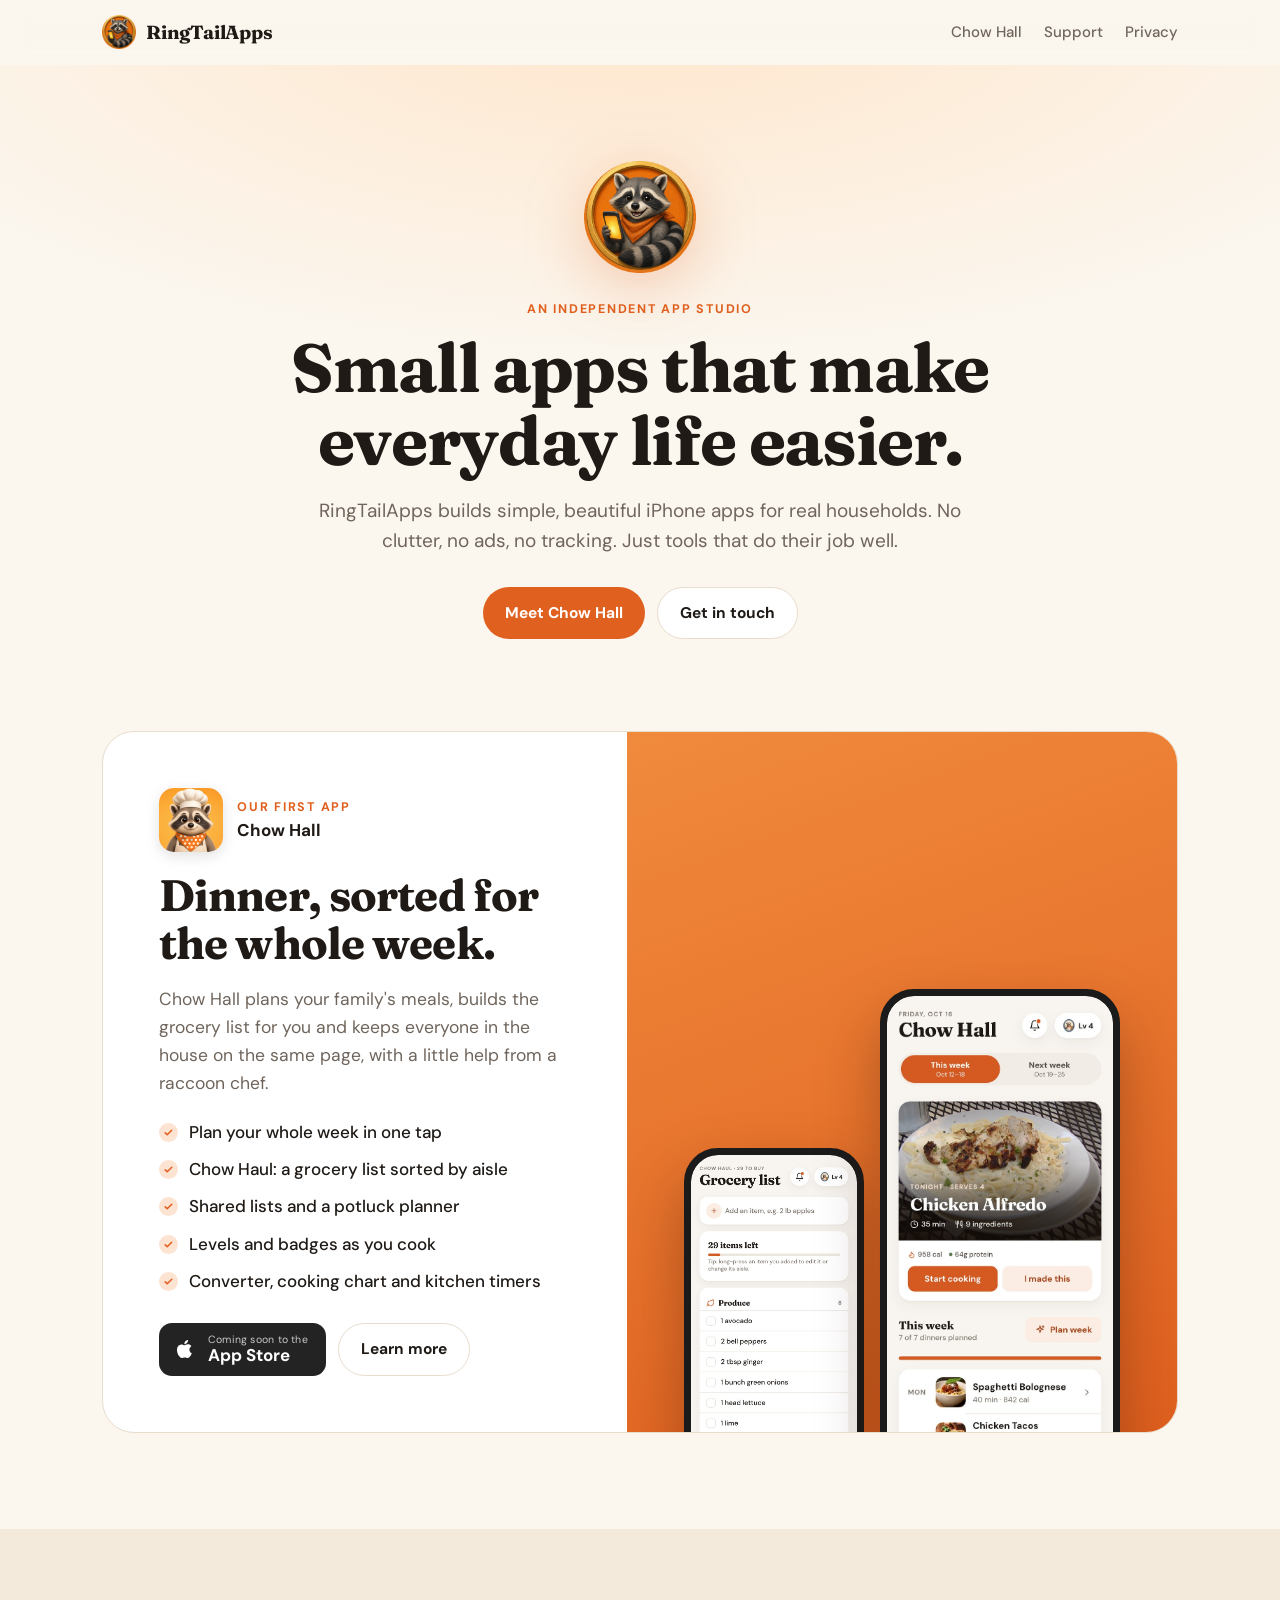
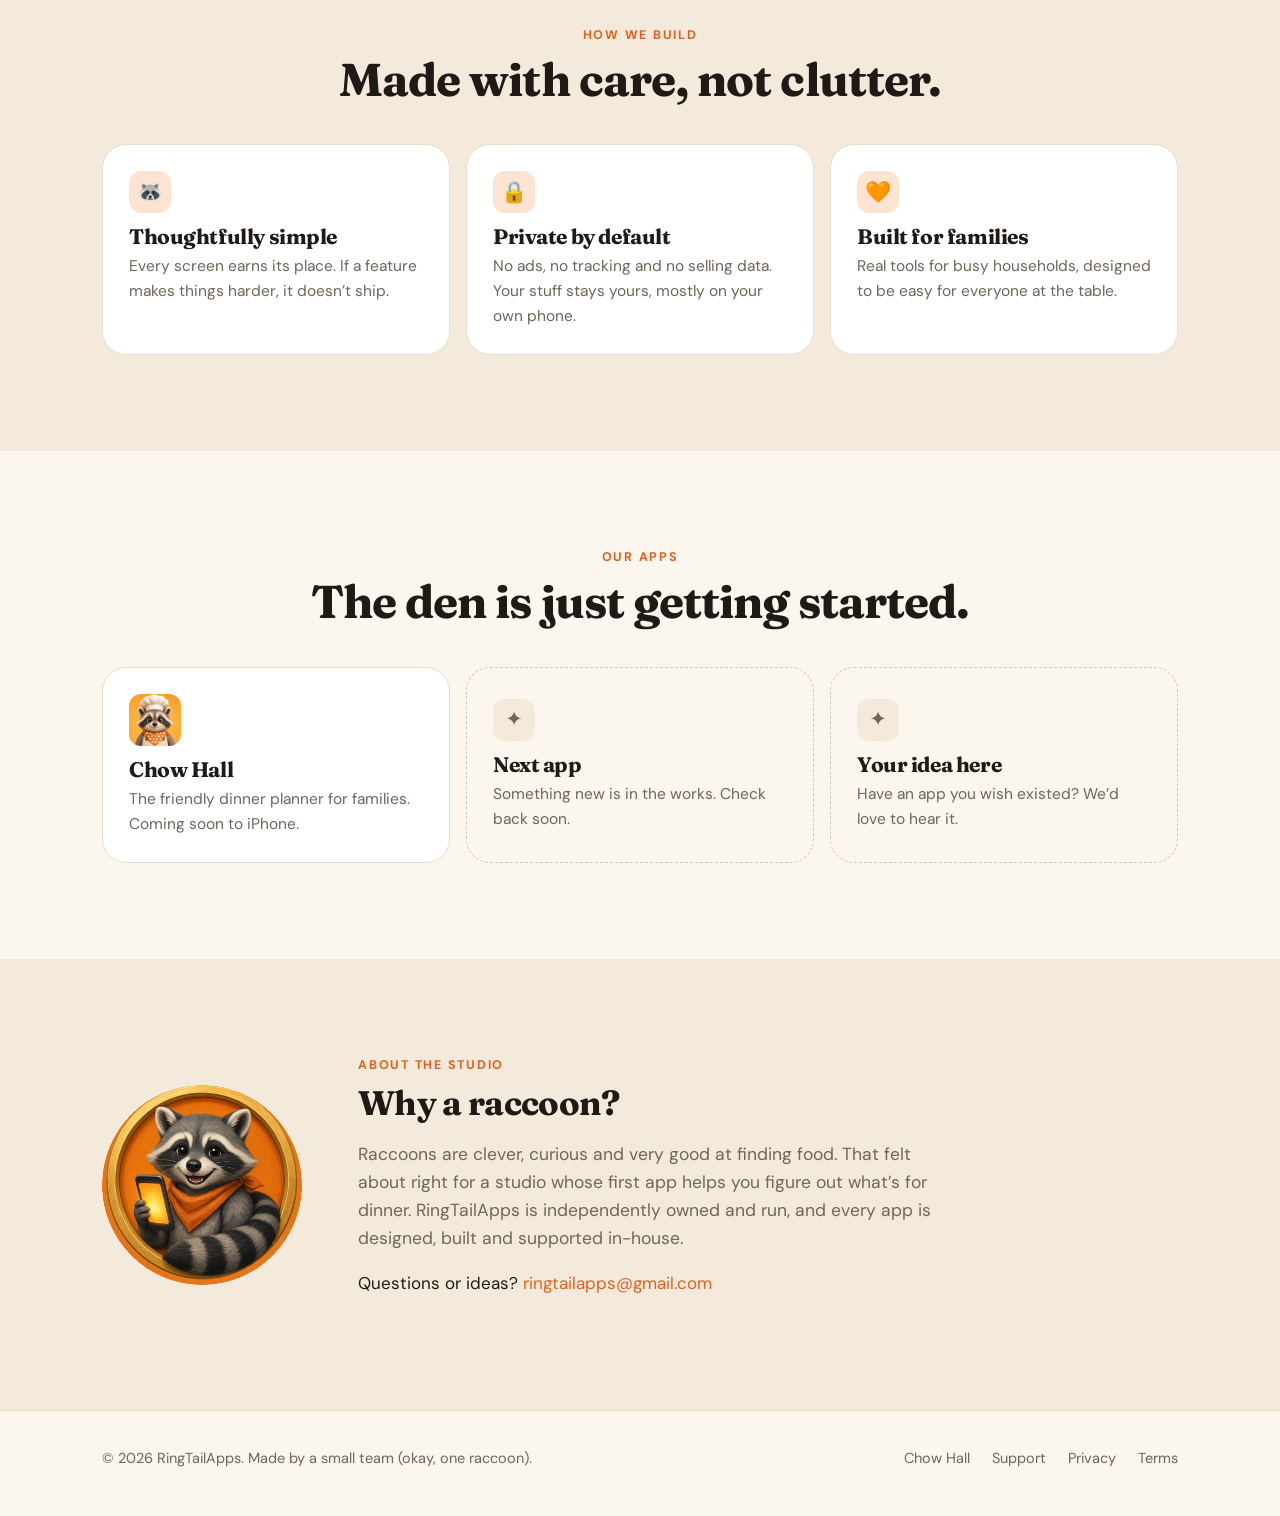
<file: index.html>
<!doctype html><html lang="en"><head><meta charset="utf-8"><meta name="viewport" content="width=device-width,initial-scale=1">
<title>RingTailApps · Small apps, made with care</title><meta name="description" content="RingTailApps is a small indie studio making thoughtful iPhone apps, starting with Chow Hall, the friendly dinner planner."><meta property="og:title" content="RingTailApps · Small apps, made with care"><meta property="og:description" content="RingTailApps is a small indie studio making thoughtful iPhone apps, starting with Chow Hall, the friendly dinner planner."><meta property="og:image" content="https://ringtailapps.com/assets/ringtail-logo.png"><meta name="theme-color" content="#FBF6EE">
<link rel="icon" href="/assets/favicon.png"><link rel="apple-touch-icon" href="/assets/apple-touch-icon.png"><link rel="stylesheet" href="/assets/site.css"></head><body>
<header class="nav"><div class="wrap"><a class="brand" href="/"><img src="/assets/ringtail-logo.png" alt="">RingTailApps</a>
<nav class="links"><a href="/chowhall/">Chow Hall</a><a href="/support/">Support</a><a class="hide-sm" href="/privacy/">Privacy</a></nav></div></header>
<main>
<section class="hero"><div class="wrap"><img class="logo" src="/assets/ringtail-logo.png" alt="RingTailApps raccoon">
<div class="eyebrow">An independent app studio</div><h1>Small apps that make everyday life easier.</h1>
<p class="lead">RingTailApps builds simple, beautiful iPhone apps for real households. No clutter, no ads, no tracking. Just tools that do their job well.</p>
<div class="btns"><a class="btn" href="/chowhall/">Meet Chow Hall</a><a class="btn ghost" href="/support/">Get in touch</a></div></div></section>
<section style="padding-top:20px"><div class="wrap"><div class="feature">
<div class="copy"><div class="appid"><img src="/assets/chowhall-icon.png" alt="Chow Hall icon"><div><div class="eyebrow">Our first app</div><b>Chow Hall</b></div></div>
<h2>Dinner, sorted for the whole week.</h2><p class="lead" style="font-size:17.5px">Chow Hall plans your family's meals, builds the grocery list for you and keeps everyone in the house on the same page, with a little help from a raccoon chef.</p>
<ul class="ticks"><li>Plan your whole week in one tap</li><li>Chow Haul: a grocery list sorted by aisle</li><li>Shared lists and a potluck planner</li><li>Levels and badges as you cook</li><li>Converter, cooking chart and kitchen timers</li></ul>
<div class="btns" style="justify-content:flex-start;margin-top:0"><span class="store soon" aria-label="App Store, coming soon"><svg viewBox="0 0 24 24"><path d="M16.37 12.6c-.02-2.3 1.88-3.4 1.96-3.46-1.07-1.56-2.73-1.78-3.32-1.8-1.41-.14-2.76.83-3.47.83-.72 0-1.82-.81-3-.79-1.54.02-2.96.9-3.76 2.28-1.6 2.78-.41 6.9 1.15 9.16.76 1.1 1.67 2.35 2.86 2.3 1.15-.05 1.58-.74 2.97-.74 1.38 0 1.78.74 2.99.72 1.24-.02 2.02-1.12 2.78-2.23.87-1.28 1.23-2.52 1.25-2.58-.03-.01-2.39-.92-2.41-3.69zM14.1 5.86c.63-.77 1.06-1.83.94-2.89-.91.04-2.02.61-2.67 1.37-.58.67-1.1 1.76-.96 2.8 1.02.08 2.06-.52 2.69-1.28z"/></svg><span><small>Coming soon to the</small><b>App Store</b></span></span><a class="btn ghost" href="/chowhall/">Learn more</a></div></div>
<div class="art"><div class="phone sm"><img src="/assets/shots/list.jpg" alt="Grocery list" loading="lazy"></div><div class="phone "><img src="/assets/shots/week.jpg" alt="Chow Hall week plan" loading="lazy"></div></div></div></div></section>
<section class="alt"><div class="wrap"><div class="head"><div class="eyebrow">How we build</div><h2>Made with care, not clutter.</h2></div>
<div class="grid c3"><div class="card "><div class="ic">🦝</div><h3>Thoughtfully simple</h3><p>Every screen earns its place. If a feature makes things harder, it doesn’t ship.</p></div><div class="card "><div class="ic">🔒</div><h3>Private by default</h3><p>No ads, no tracking and no selling data. Your stuff stays yours, mostly on your own phone.</p></div><div class="card "><div class="ic">🧡</div><h3>Built for families</h3><p>Real tools for busy households, designed to be easy for everyone at the table.</p></div></div></div></section>
<section><div class="wrap"><div class="head"><div class="eyebrow">Our apps</div><h2>The den is just getting started.</h2></div>
<div class="grid c3"><a class="card" href="/chowhall/" style="color:inherit;text-decoration:none"><img src="/assets/chowhall-icon.png" alt="" style="width:52px;border-radius:12px"><h3>Chow Hall</h3><p>The friendly dinner planner for families. Coming soon to iPhone.</p></a>
<div class="card future"><div class="ic">✦</div><h3>Next app</h3><p>Something new is in the works. Check back soon.</p></div><div class="card future"><div class="ic">✦</div><h3>Your idea here</h3><p>Have an app you wish existed? We’d love to hear it.</p></div></div></div></section>
<section class="alt"><div class="wrap about"><img src="/assets/ringtail-logo.png" alt="">
<div><div class="eyebrow">About the studio</div><h2>Why a raccoon?</h2><p class="lead" style="font-size:17.5px">Raccoons are clever, curious and very good at finding food. That felt about right for a studio whose first app helps you figure out what’s for dinner. RingTailApps is independently owned and run, and every app is designed, built and supported in-house.</p>
<p style="margin-top:18px">Questions or ideas? <a href="mailto:ringtailapps@gmail.com">ringtailapps@gmail.com</a></p></div></div></section></main>
<footer><div class="wrap"><span>© 2026 RingTailApps. Made by a small team (okay, one raccoon).</span><nav><a href="/chowhall/">Chow Hall</a><a href="/support/">Support</a><a href="/privacy/">Privacy</a><a href="/terms/">Terms</a></nav></div></footer>
</body></html>
</file>
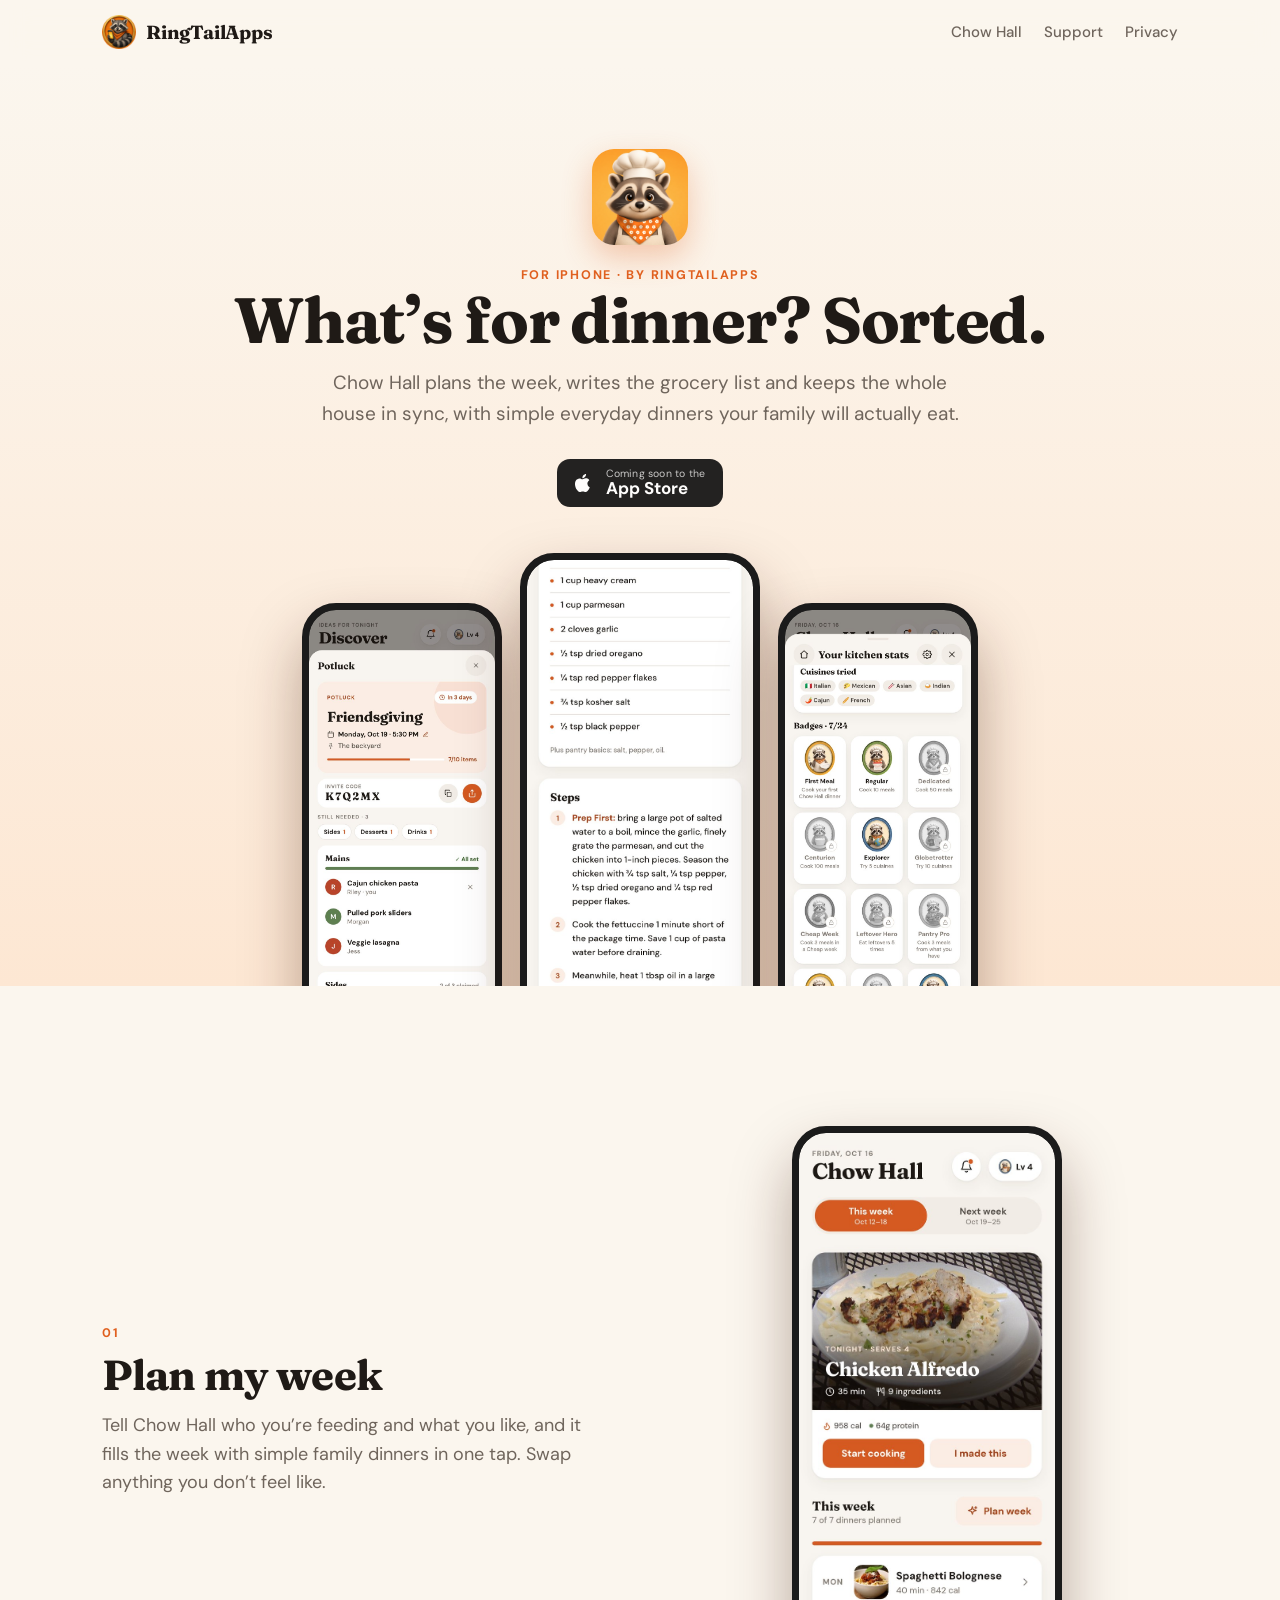
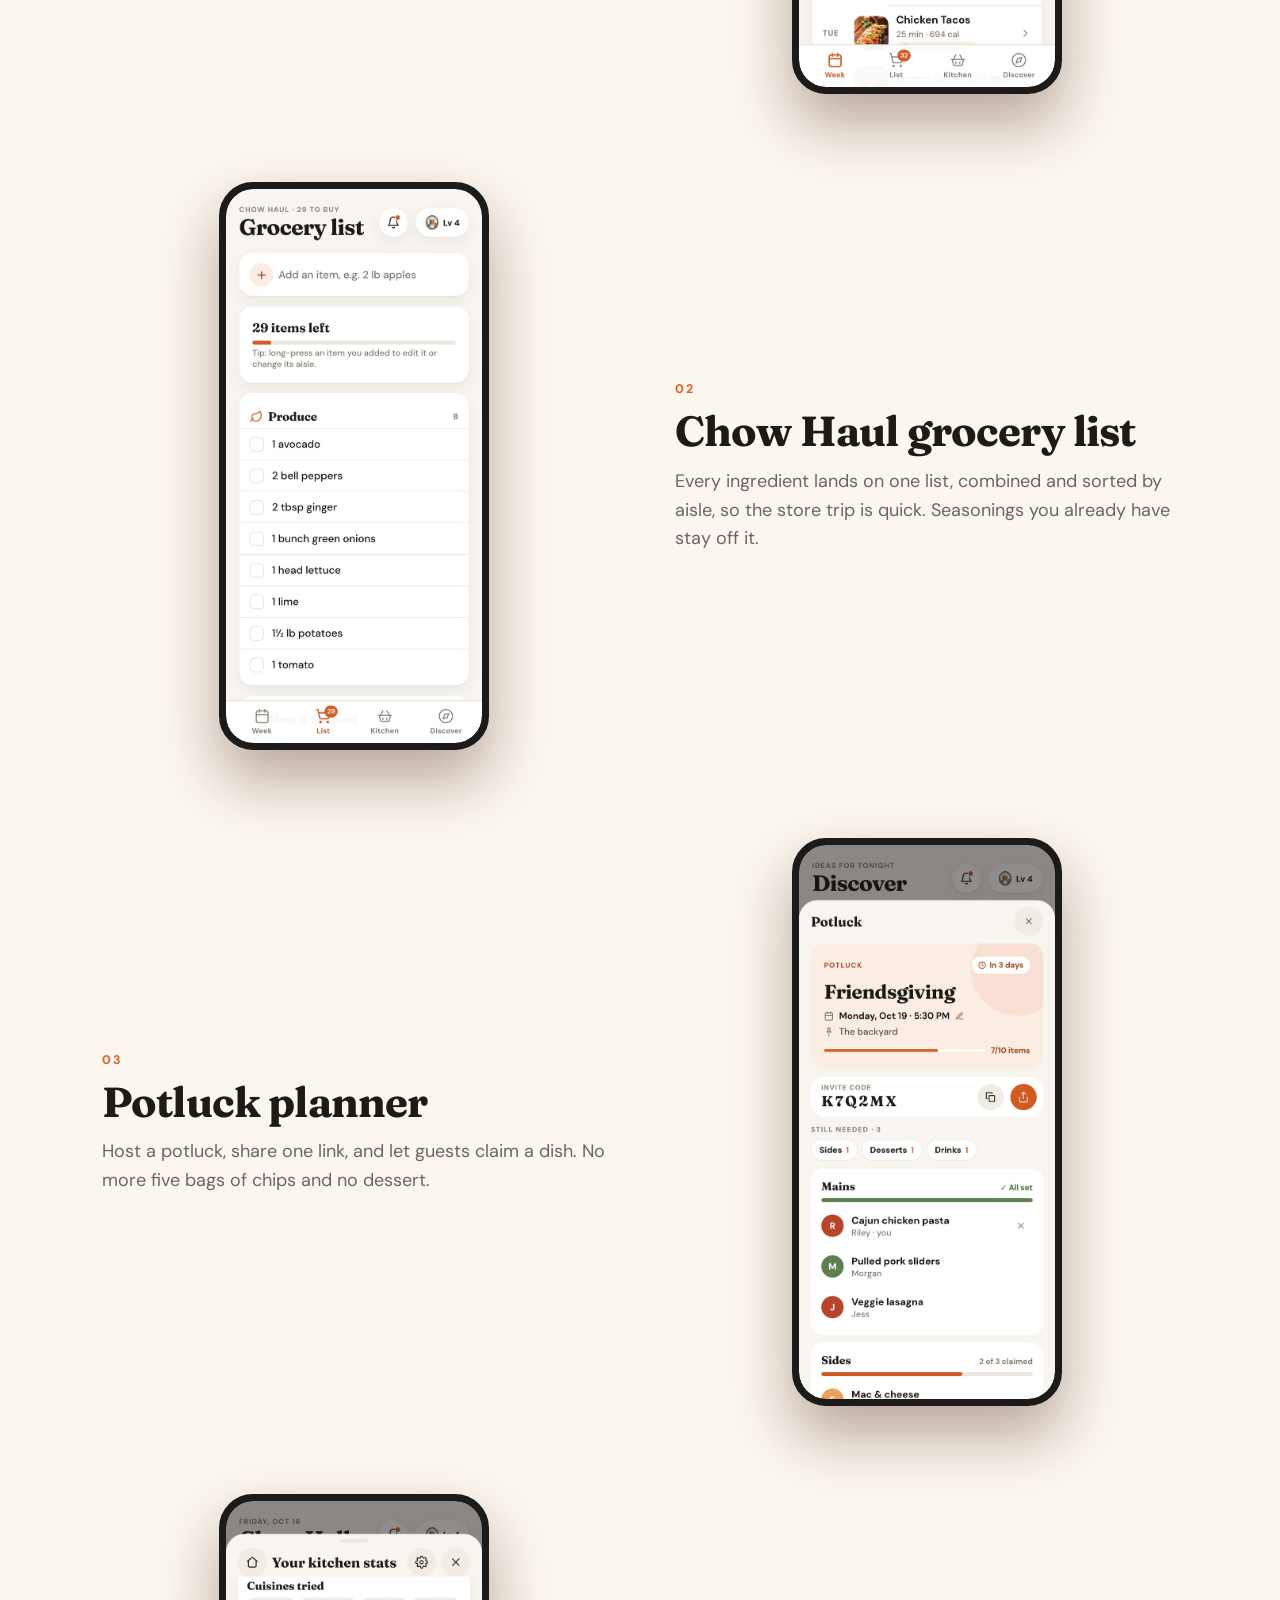
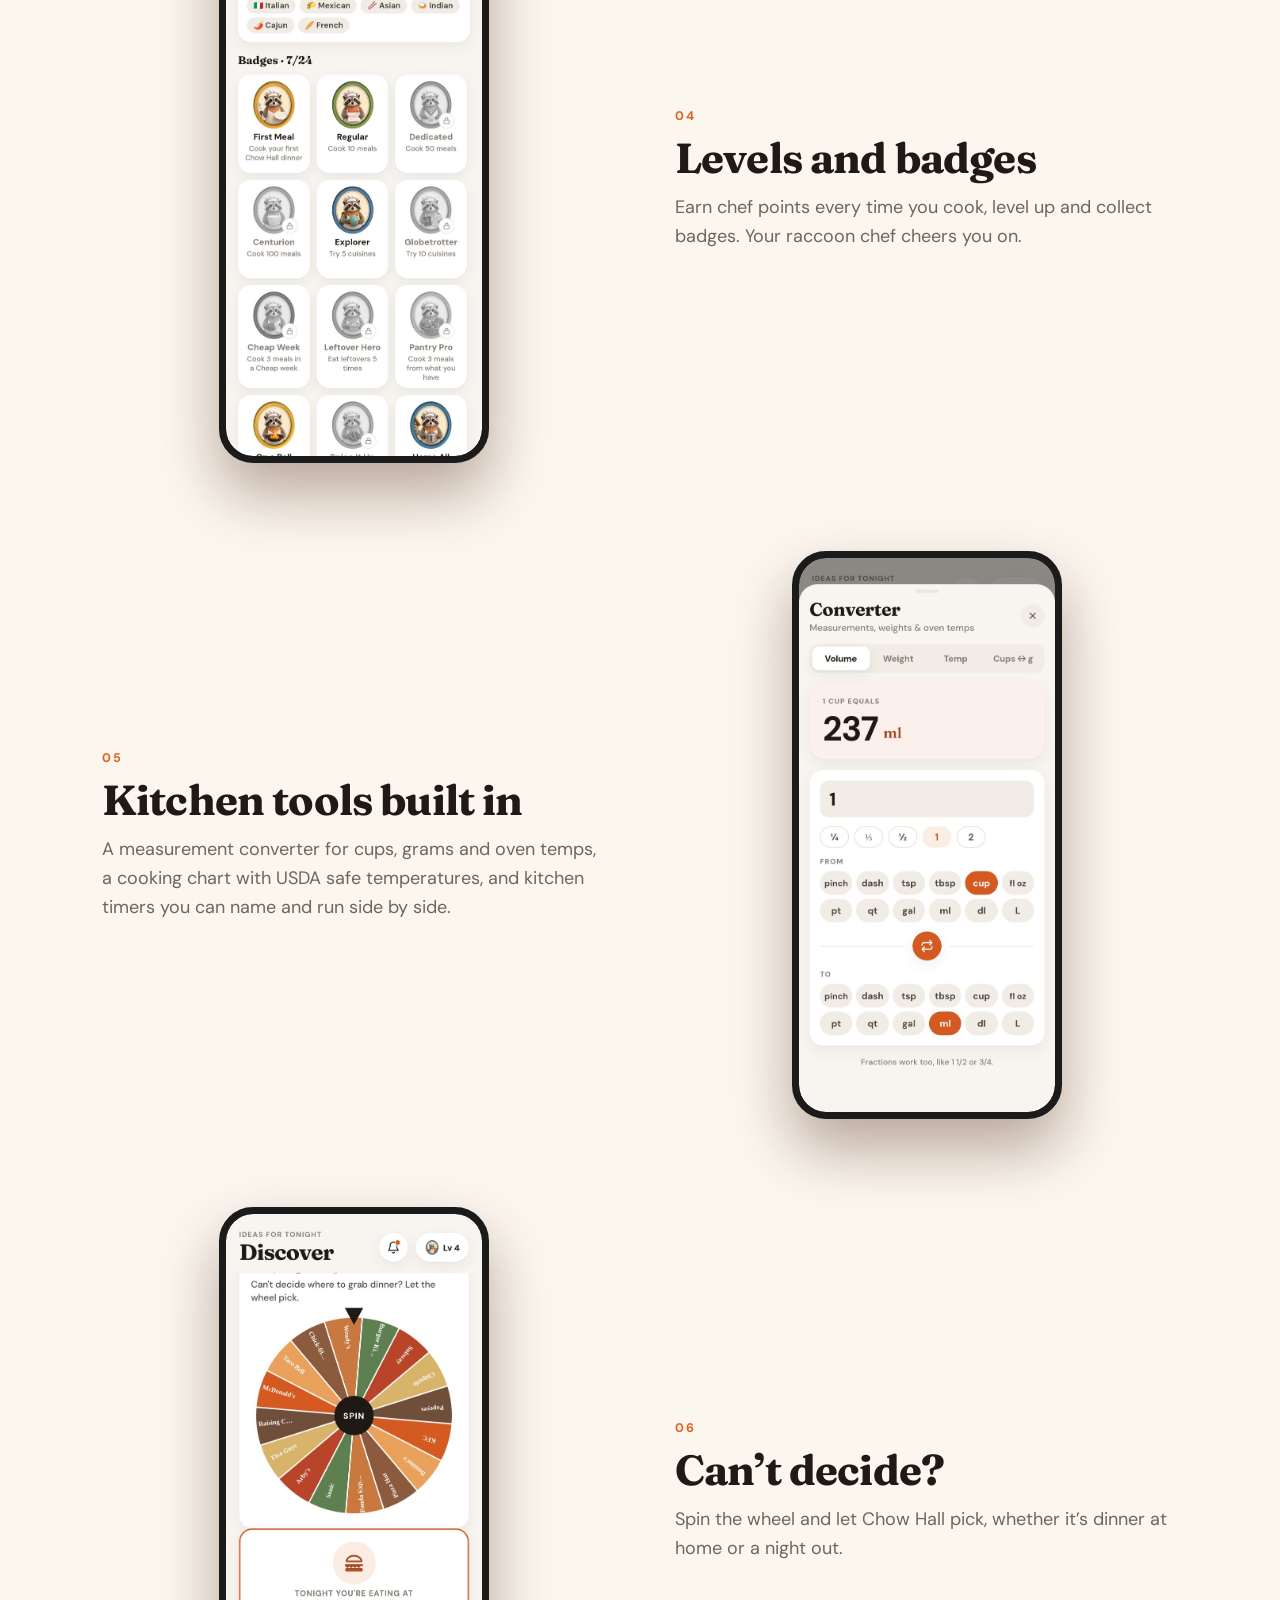
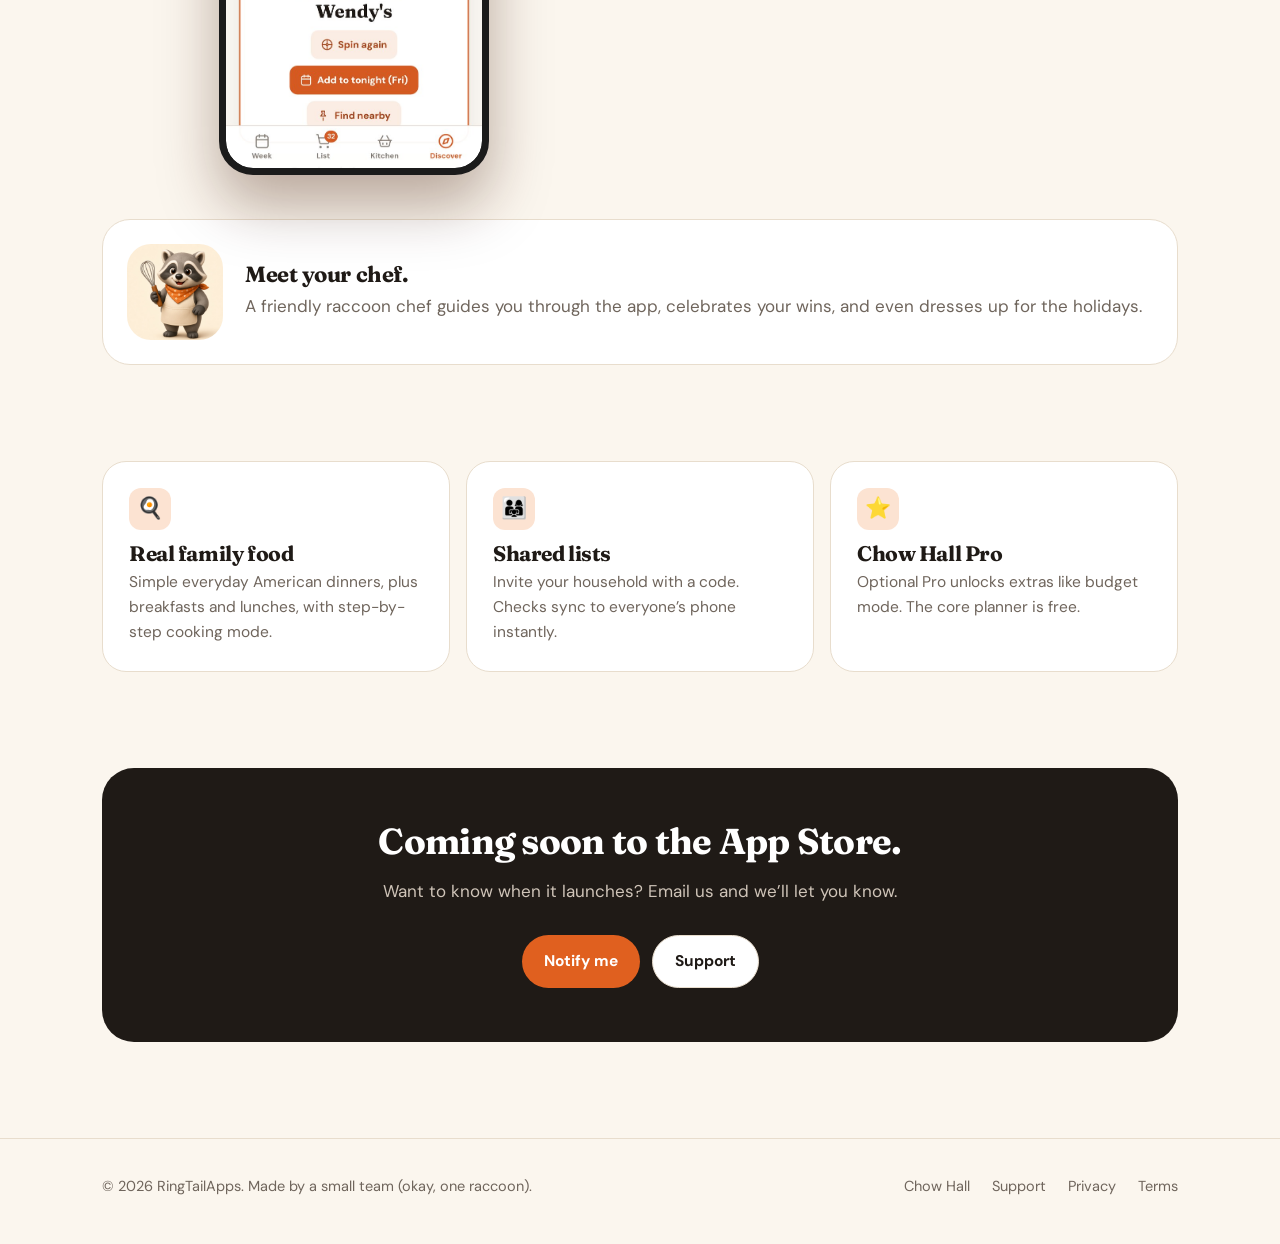
<file: chowhall/index.html>
<!doctype html><html lang="en"><head><meta charset="utf-8"><meta name="viewport" content="width=device-width,initial-scale=1">
<title>Chow Hall · The friendly dinner planner</title><meta name="description" content="Plan the week, build the grocery list and share it with the whole house. Chow Hall is coming soon to iPhone."><meta property="og:title" content="Chow Hall · The friendly dinner planner"><meta property="og:description" content="Plan the week, build the grocery list and share it with the whole house. Chow Hall is coming soon to iPhone."><meta property="og:image" content="https://ringtailapps.com/assets/chowhall-icon.png"><meta name="theme-color" content="#FBF6EE">
<link rel="icon" href="/assets/favicon.png"><link rel="apple-touch-icon" href="/assets/apple-touch-icon.png"><link rel="stylesheet" href="/assets/site.css"></head><body>
<header class="nav"><div class="wrap"><a class="brand" href="/"><img src="/assets/ringtail-logo.png" alt="">RingTailApps</a>
<nav class="links"><a href="/chowhall/">Chow Hall</a><a href="/support/">Support</a><a class="hide-sm" href="/privacy/">Privacy</a></nav></div></header>
<main>
<section class="apphero"><div class="wrap"><img class="icon" src="/assets/chowhall-icon.png" alt="Chow Hall icon"><div class="eyebrow">For iPhone · by RingTailApps</div>
<h1>What’s for dinner? Sorted.</h1><p class="lead">Chow Hall plans the week, writes the grocery list and keeps the whole house in sync, with simple everyday dinners your family will actually eat.</p>
<div class="btns"><span class="store soon" aria-label="App Store, coming soon"><svg viewBox="0 0 24 24"><path d="M16.37 12.6c-.02-2.3 1.88-3.4 1.96-3.46-1.07-1.56-2.73-1.78-3.32-1.8-1.41-.14-2.76.83-3.47.83-.72 0-1.82-.81-3-.79-1.54.02-2.96.9-3.76 2.28-1.6 2.78-.41 6.9 1.15 9.16.76 1.1 1.67 2.35 2.86 2.3 1.15-.05 1.58-.74 2.97-.74 1.38 0 1.78.74 2.99.72 1.24-.02 2.02-1.12 2.78-2.23.87-1.28 1.23-2.52 1.25-2.58-.03-.01-2.39-.92-2.41-3.69zM14.1 5.86c.63-.77 1.06-1.83.94-2.89-.91.04-2.02.61-2.67 1.37-.58.67-1.1 1.76-.96 2.8 1.02.08 2.06-.52 2.69-1.28z"/></svg><span><small>Coming soon to the</small><b>App Store</b></span></span></div>
<div class="phones"><div class="phone side"><img src="/assets/shots/potluck.jpg" alt="Potluck" loading="lazy"></div><div class="phone "><img src="/assets/shots/detail.jpg" alt="Recipe" loading="lazy"></div><div class="phone side"><img src="/assets/shots/badges.jpg" alt="Badges" loading="lazy"></div></div></div></section>
<section><div class="wrap"><div class="row"><div class="txt"><div class="eyebrow">01</div><h2>Plan my week</h2><p class="lead" style="font-size:18px">Tell Chow Hall who you’re feeding and what you like, and it fills the week with simple family dinners in one tap. Swap anything you don’t feel like.</p></div><div class="phone "><img src="/assets/shots/week.jpg" alt="Plan my week" loading="lazy"></div></div><div class="row flip"><div class="txt"><div class="eyebrow">02</div><h2>Chow Haul grocery list</h2><p class="lead" style="font-size:18px">Every ingredient lands on one list, combined and sorted by aisle, so the store trip is quick. Seasonings you already have stay off it.</p></div><div class="phone "><img src="/assets/shots/list.jpg" alt="Chow Haul grocery list" loading="lazy"></div></div><div class="row"><div class="txt"><div class="eyebrow">03</div><h2>Potluck planner</h2><p class="lead" style="font-size:18px">Host a potluck, share one link, and let guests claim a dish. No more five bags of chips and no dessert.</p></div><div class="phone "><img src="/assets/shots/potluck.jpg" alt="Potluck planner" loading="lazy"></div></div><div class="row flip"><div class="txt"><div class="eyebrow">04</div><h2>Levels and badges</h2><p class="lead" style="font-size:18px">Earn chef points every time you cook, level up and collect badges. Your raccoon chef cheers you on.</p></div><div class="phone "><img src="/assets/shots/badges.jpg" alt="Levels and badges" loading="lazy"></div></div><div class="row"><div class="txt"><div class="eyebrow">05</div><h2>Kitchen tools built in</h2><p class="lead" style="font-size:18px">A measurement converter for cups, grams and oven temps, a cooking chart with USDA safe temperatures, and kitchen timers you can name and run side by side.</p></div><div class="phone "><img src="/assets/shots/converter.jpg" alt="Kitchen tools built in" loading="lazy"></div></div>
<div class="row flip"><div class="txt"><div class="eyebrow">06</div><h2>Can’t decide?</h2><p class="lead" style="font-size:18px">Spin the wheel and let Chow Hall pick, whether it’s dinner at home or a night out.</p></div><div class="phone "><img src="/assets/shots/eatout.jpg" alt="Eat out wheel" loading="lazy"></div></div>
<div class="mascot"><img src="/assets/raccoon-chef.png" alt="Raccoon chef"><div><h3 style="font-size:22px">Meet your chef.</h3><p style="margin:6px 0 0;color:var(--mute)">A friendly raccoon chef guides you through the app, celebrates your wins, and even dresses up for the holidays.</p></div></div></div></section>
<section style="padding-top:0"><div class="wrap"><div class="grid c3"><div class="card "><div class="ic">🍳</div><h3>Real family food</h3><p>Simple everyday American dinners, plus breakfasts and lunches, with step-by-step cooking mode.</p></div><div class="card "><div class="ic">👨‍👩‍👧</div><h3>Shared lists</h3><p>Invite your household with a code. Checks sync to everyone’s phone instantly.</p></div><div class="card "><div class="ic">⭐</div><h3>Chow Hall Pro</h3><p>Optional Pro unlocks extras like budget mode. The core planner is free.</p></div></div></div></section>
<section style="padding-top:0"><div class="wrap"><div class="cta"><h2>Coming soon to the App Store.</h2><p>Want to know when it launches? Email us and we’ll let you know.</p><div class="btns"><a class="btn" href="mailto:ringtailapps@gmail.com?subject=Chow%20Hall%20launch">Notify me</a><a class="btn ghost" href="/support/">Support</a></div></div></div></section></main>
<footer><div class="wrap"><span>© 2026 RingTailApps. Made by a small team (okay, one raccoon).</span><nav><a href="/chowhall/">Chow Hall</a><a href="/support/">Support</a><a href="/privacy/">Privacy</a><a href="/terms/">Terms</a></nav></div></footer>
</body></html>
</file>
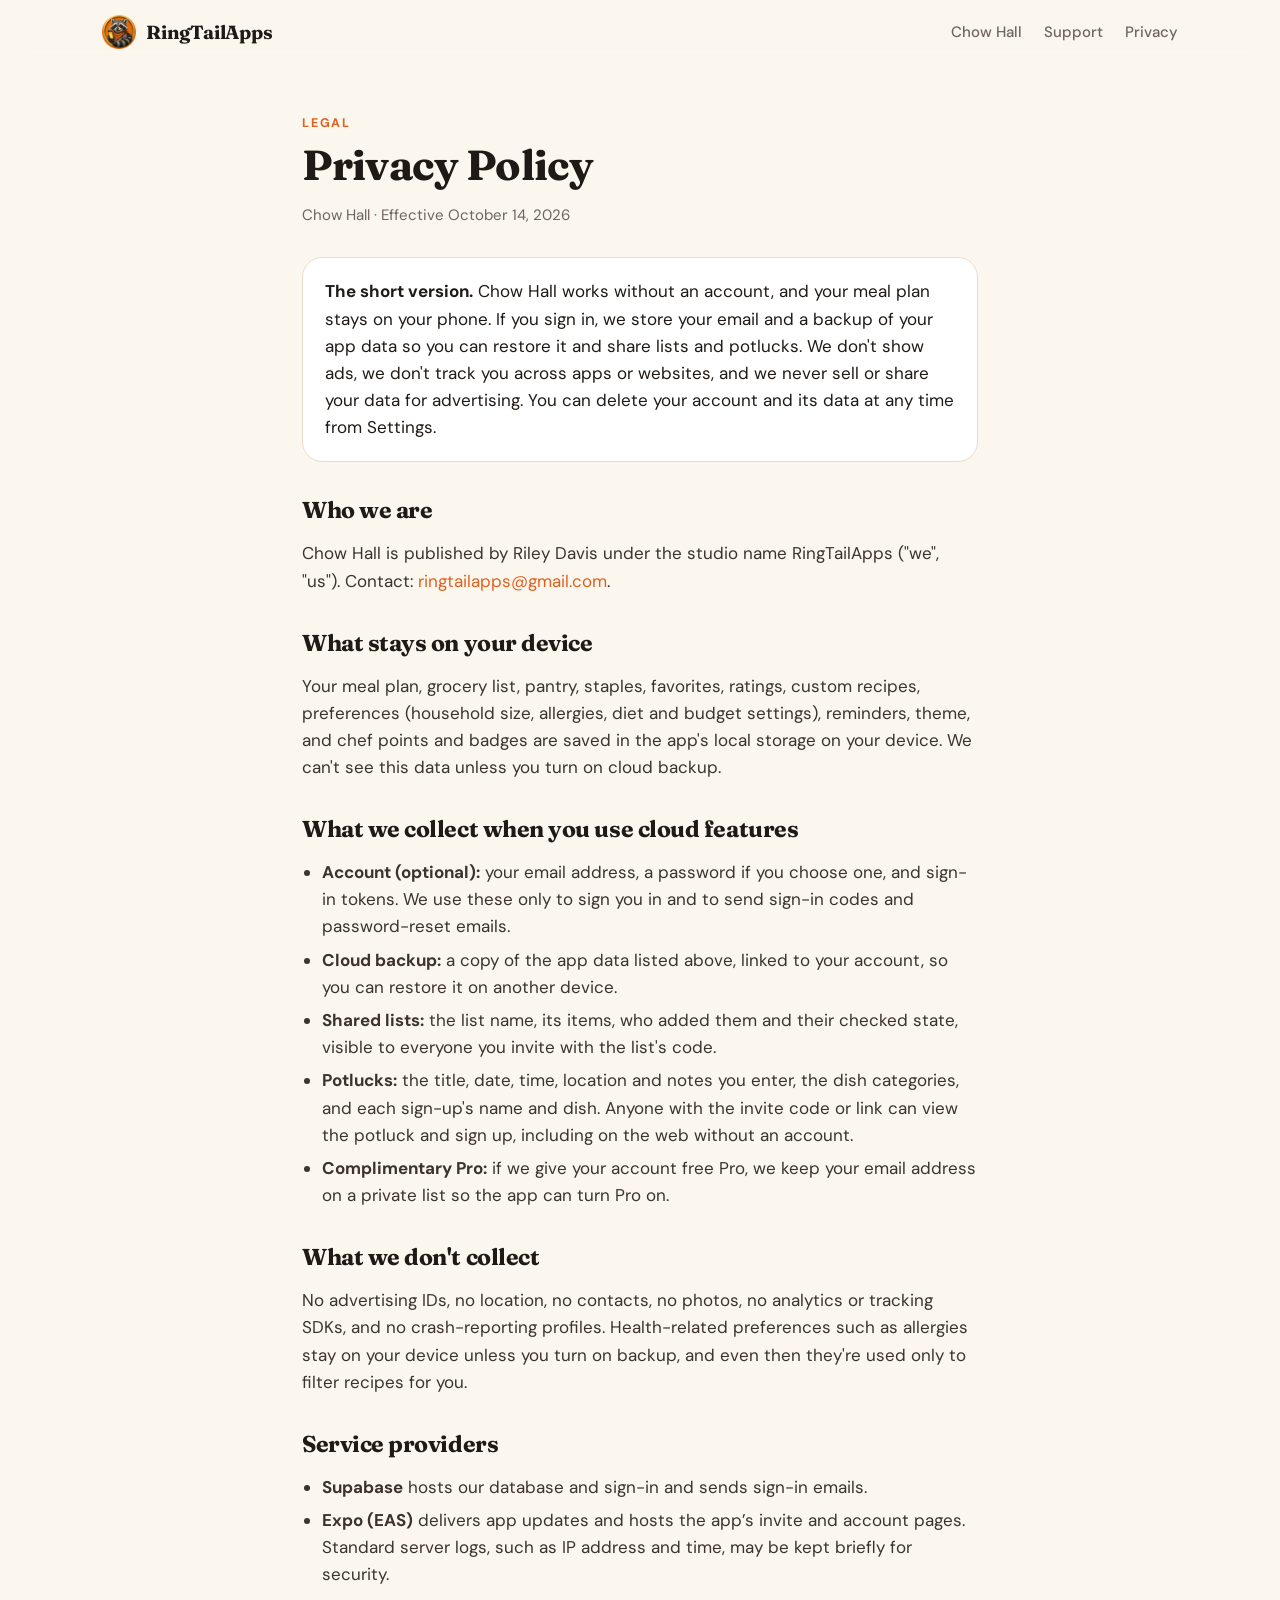
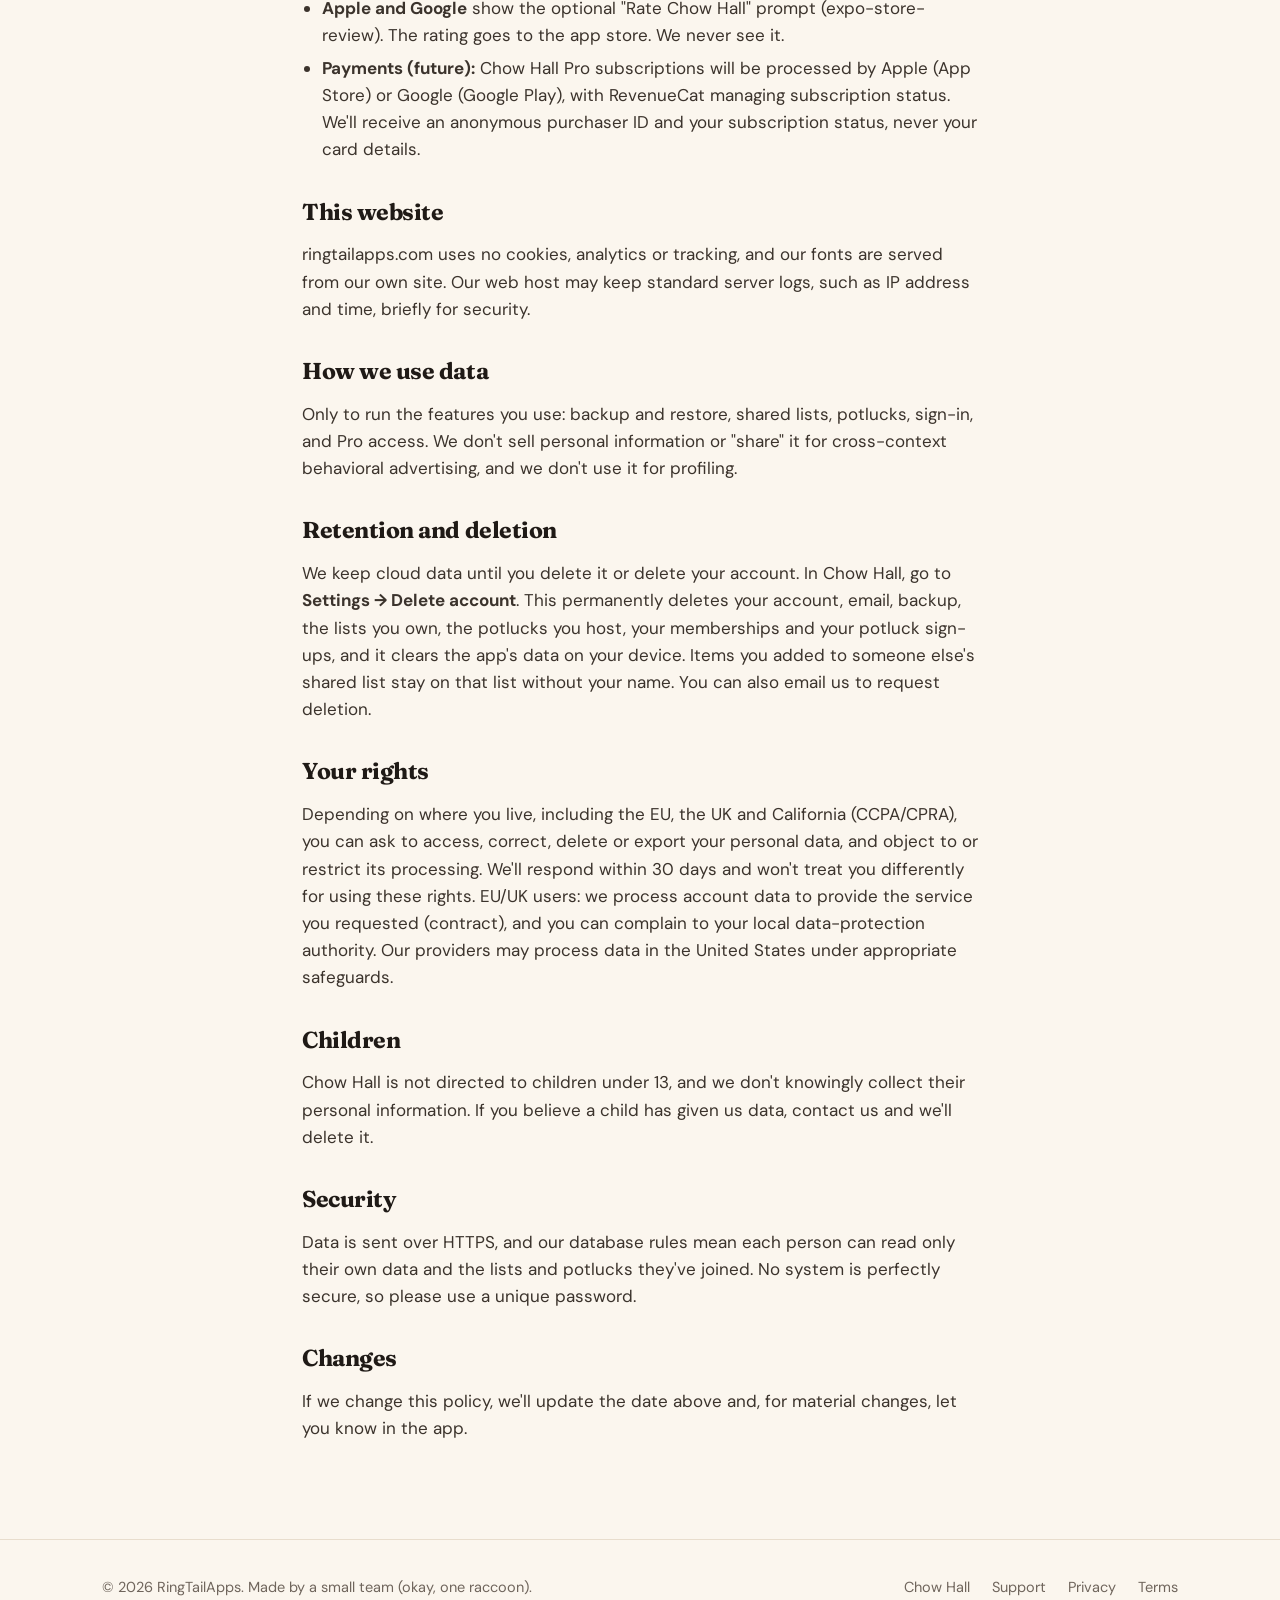
<file: privacy/index.html>
<!doctype html><html lang="en"><head><meta charset="utf-8"><meta name="viewport" content="width=device-width,initial-scale=1">
<title>Privacy Policy · RingTailApps</title><meta name="description" content="Privacy Policy for Chow Hall by RingTailApps."><meta property="og:title" content="Privacy Policy · RingTailApps"><meta property="og:description" content="Privacy Policy for Chow Hall by RingTailApps."><meta property="og:image" content="https://ringtailapps.com/assets/ringtail-logo.png"><meta name="theme-color" content="#FBF6EE">
<link rel="icon" href="/assets/favicon.png"><link rel="apple-touch-icon" href="/assets/apple-touch-icon.png"><link rel="stylesheet" href="/assets/site.css"></head><body>
<header class="nav"><div class="wrap"><a class="brand" href="/"><img src="/assets/ringtail-logo.png" alt="">RingTailApps</a>
<nav class="links"><a href="/chowhall/">Chow Hall</a><a href="/support/">Support</a><a class="hide-sm" href="/privacy/">Privacy</a></nav></div></header>
<main><div class="doc">
<div class="eyebrow">Legal</div><h1>Privacy Policy</h1><p class="meta">Chow Hall · Effective October 14, 2026</p>
<div class="box"><strong>The short version.</strong> Chow Hall works without an account, and your meal plan stays on your phone. If you sign in, we store your email and a backup of your app data so you can restore it and share lists and potlucks. We don't show ads, we don't track you across apps or websites, and we never sell or share your data for advertising. You can delete your account and its data at any time from Settings.</div>
<h2>Who we are</h2><p>Chow Hall is published by Riley Davis under the studio name RingTailApps ("we", "us"). Contact: <a href="mailto:ringtailapps@gmail.com">ringtailapps@gmail.com</a>.</p>
<h2>What stays on your device</h2><p>Your meal plan, grocery list, pantry, staples, favorites, ratings, custom recipes, preferences (household size, allergies, diet and budget settings), reminders, theme, and chef points and badges are saved in the app's local storage on your device. We can't see this data unless you turn on cloud backup.</p>
<h2>What we collect when you use cloud features</h2>
<ul><li><strong>Account (optional):</strong> your email address, a password if you choose one, and sign-in tokens. We use these only to sign you in and to send sign-in codes and password-reset emails.</li>
<li><strong>Cloud backup:</strong> a copy of the app data listed above, linked to your account, so you can restore it on another device.</li>
<li><strong>Shared lists:</strong> the list name, its items, who added them and their checked state, visible to everyone you invite with the list's code.</li>
<li><strong>Potlucks:</strong> the title, date, time, location and notes you enter, the dish categories, and each sign-up's name and dish. Anyone with the invite code or link can view the potluck and sign up, including on the web without an account.</li>
<li><strong>Complimentary Pro:</strong> if we give your account free Pro, we keep your email address on a private list so the app can turn Pro on.</li></ul>
<h2>What we don't collect</h2><p>No advertising IDs, no location, no contacts, no photos, no analytics or tracking SDKs, and no crash-reporting profiles. Health-related preferences such as allergies stay on your device unless you turn on backup, and even then they're used only to filter recipes for you.</p>
<h2>Service providers</h2><ul><li><strong>Supabase</strong> hosts our database and sign-in and sends sign-in emails.</li><li><strong>Expo (EAS)</strong> delivers app updates and hosts the app’s invite and account pages. Standard server logs, such as IP address and time, may be kept briefly for security.</li>
<li><strong>Apple and Google</strong> show the optional "Rate Chow Hall" prompt (expo-store-review). The rating goes to the app store. We never see it.</li>
<li><strong>Payments (future):</strong> Chow Hall Pro subscriptions will be processed by Apple (App Store) or Google (Google Play), with RevenueCat managing subscription status. We'll receive an anonymous purchaser ID and your subscription status, never your card details.</li></ul>
<h2>This website</h2><p>ringtailapps.com uses no cookies, analytics or tracking, and our fonts are served from our own site. Our web host may keep standard server logs, such as IP address and time, briefly for security.</p><h2>How we use data</h2><p>Only to run the features you use: backup and restore, shared lists, potlucks, sign-in, and Pro access. We don't sell personal information or "share" it for cross-context behavioral advertising, and we don't use it for profiling.</p>
<h2>Retention and deletion</h2><p>We keep cloud data until you delete it or delete your account. In Chow Hall, go to <strong>Settings → Delete account</strong>. This permanently deletes your account, email, backup, the lists you own, the potlucks you host, your memberships and your potluck sign-ups, and it clears the app's data on your device. Items you added to someone else's shared list stay on that list without your name. You can also email us to request deletion.</p>
<h2>Your rights</h2><p>Depending on where you live, including the EU, the UK and California (CCPA/CPRA), you can ask to access, correct, delete or export your personal data, and object to or restrict its processing. We'll respond within 30 days and won't treat you differently for using these rights. EU/UK users: we process account data to provide the service you requested (contract), and you can complain to your local data-protection authority. Our providers may process data in the United States under appropriate safeguards.</p>
<h2>Children</h2><p>Chow Hall is not directed to children under 13, and we don't knowingly collect their personal information. If you believe a child has given us data, contact us and we'll delete it.</p>
<h2>Security</h2><p>Data is sent over HTTPS, and our database rules mean each person can read only their own data and the lists and potlucks they've joined. No system is perfectly secure, so please use a unique password.</p>
<h2>Changes</h2><p>If we change this policy, we'll update the date above and, for material changes, let you know in the app.</p>
</div></main>
<footer><div class="wrap"><span>© 2026 RingTailApps. Made by a small team (okay, one raccoon).</span><nav><a href="/chowhall/">Chow Hall</a><a href="/support/">Support</a><a href="/privacy/">Privacy</a><a href="/terms/">Terms</a></nav></div></footer>
</body></html>
</file>
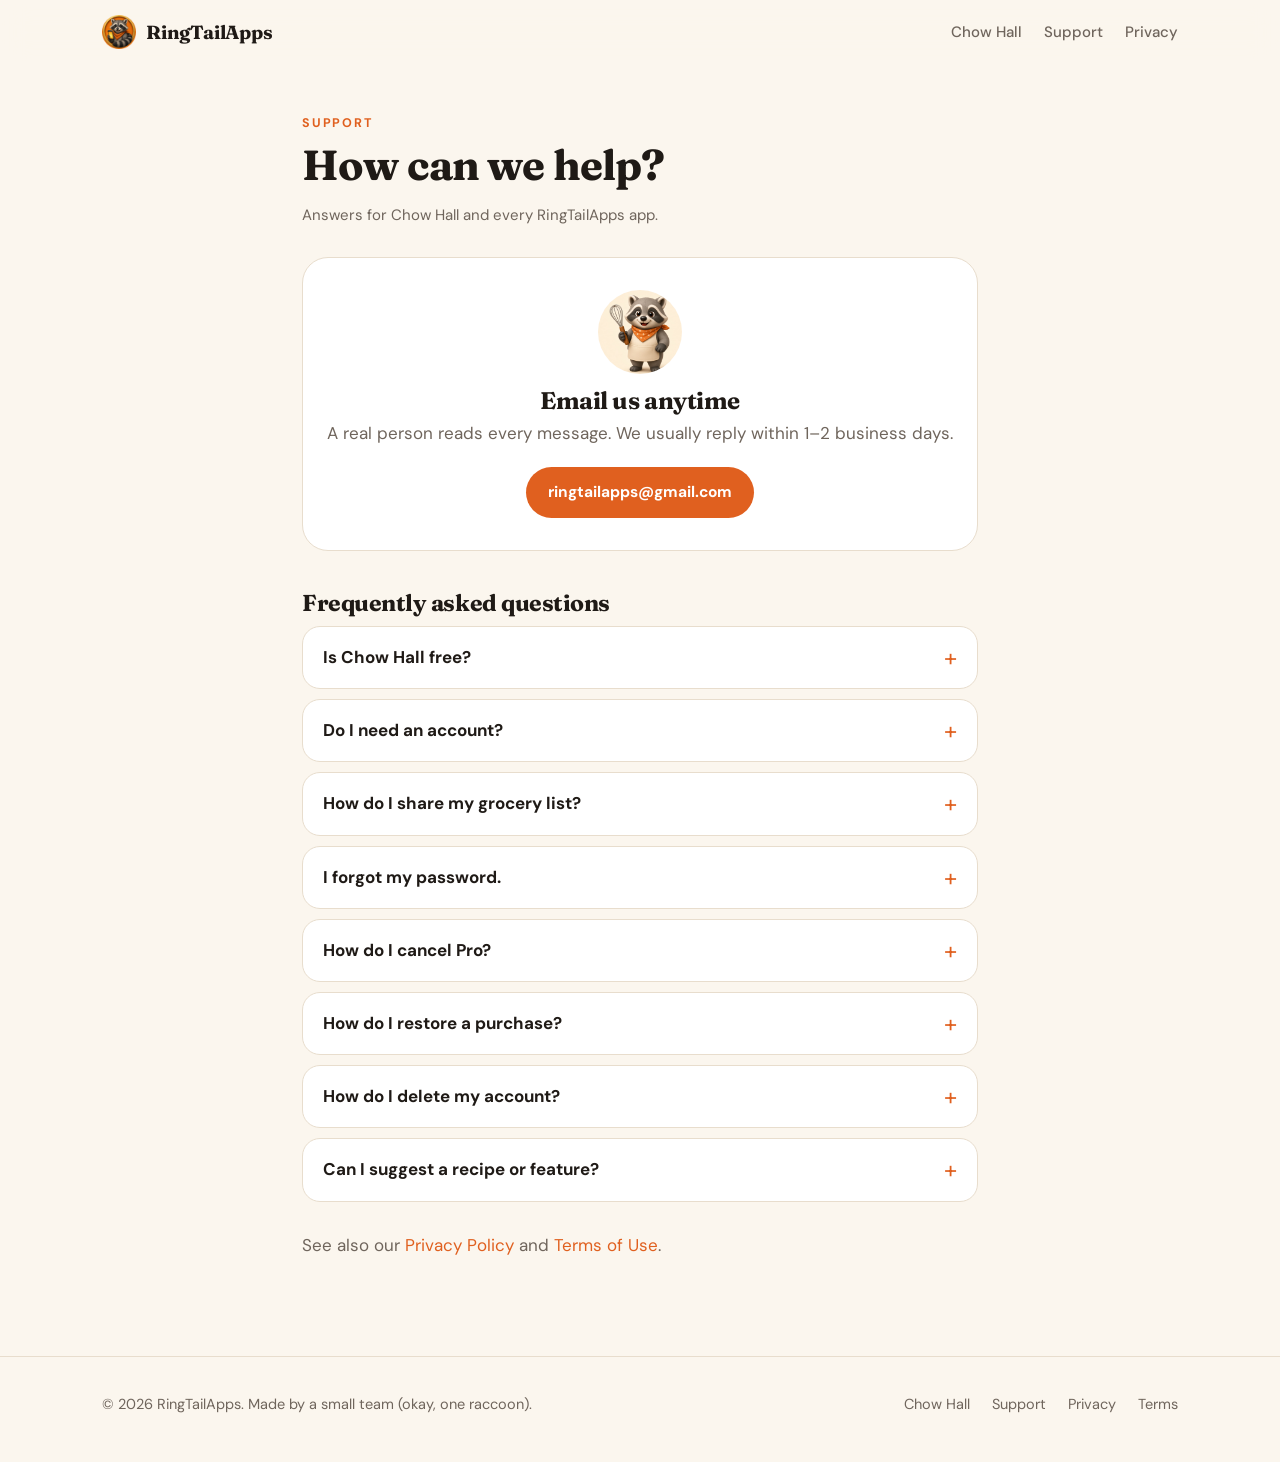
<file: support/index.html>
<!doctype html><html lang="en"><head><meta charset="utf-8"><meta name="viewport" content="width=device-width,initial-scale=1">
<title>Support · RingTailApps</title><meta name="description" content="Get help with Chow Hall and other RingTailApps apps."><meta property="og:title" content="Support · RingTailApps"><meta property="og:description" content="Get help with Chow Hall and other RingTailApps apps."><meta property="og:image" content="https://ringtailapps.com/assets/ringtail-logo.png"><meta name="theme-color" content="#FBF6EE">
<link rel="icon" href="/assets/favicon.png"><link rel="apple-touch-icon" href="/assets/apple-touch-icon.png"><link rel="stylesheet" href="/assets/site.css"></head><body>
<header class="nav"><div class="wrap"><a class="brand" href="/"><img src="/assets/ringtail-logo.png" alt="">RingTailApps</a>
<nav class="links"><a href="/chowhall/">Chow Hall</a><a href="/support/">Support</a><a class="hide-sm" href="/privacy/">Privacy</a></nav></div></header>
<main><div class="doc"><div class="eyebrow">Support</div><h1>How can we help?</h1><p class="meta">Answers for Chow Hall and every RingTailApps app.</p>
<div class="contact"><img src="/assets/raccoon-chef.png" alt=""><h2 style="margin:0;font-size:24px">Email us anytime</h2><p style="margin:0;color:var(--mute)">A real person reads every message. We usually reply within 1–2 business days.</p><a class="btn" href="mailto:ringtailapps@gmail.com">ringtailapps@gmail.com</a></div>
<h2>Frequently asked questions</h2><details><summary>Is Chow Hall free?</summary><p>Yes. Planning your week, recipes, the grocery list, shared lists and potlucks are free. Chow Hall Pro is an optional subscription that adds extras like budget mode.</p></details><details><summary>Do I need an account?</summary><p>No. Chow Hall works without one, and your plan stays on your phone. A free account lets you share grocery lists and run potlucks. Backup &amp; sync across your devices is part of Chow Hall Pro.</p></details><details><summary>How do I share my grocery list?</summary><p>Open your list, tap Share and send the invite to your household. They can join with the link or by typing the code in Chow Hall.</p></details><details><summary>I forgot my password.</summary><p>On the sign-in screen, tap “Forgot password?” and we’ll email you a link to set a new one. Check your spam folder if it doesn’t arrive within a few minutes.</p></details><details><summary>How do I cancel Pro?</summary><p>Subscriptions are managed by Apple. On your iPhone, open Settings, tap your name, then Subscriptions, and choose Chow Hall. Deleting the app doesn’t cancel it.</p></details><details><summary>How do I restore a purchase?</summary><p>In Chow Hall, open the Chow Hall Pro screen and tap Restore purchases while signed in to the same Apple ID you used to subscribe.</p></details><details><summary>How do I delete my account?</summary><p>In Chow Hall, go to Settings → Delete account. This permanently removes your account and cloud data. You can also email us and we’ll do it for you.</p></details><details><summary>Can I suggest a recipe or feature?</summary><p>Please do! Email us. Many of our favorite ideas came from families using the app.</p></details>
<p style="margin-top:30px;color:var(--mute)">See also our <a href="/privacy/">Privacy Policy</a> and <a href="/terms/">Terms of Use</a>.</p></div></main>
<footer><div class="wrap"><span>© 2026 RingTailApps. Made by a small team (okay, one raccoon).</span><nav><a href="/chowhall/">Chow Hall</a><a href="/support/">Support</a><a href="/privacy/">Privacy</a><a href="/terms/">Terms</a></nav></div></footer>
</body></html>
</file>
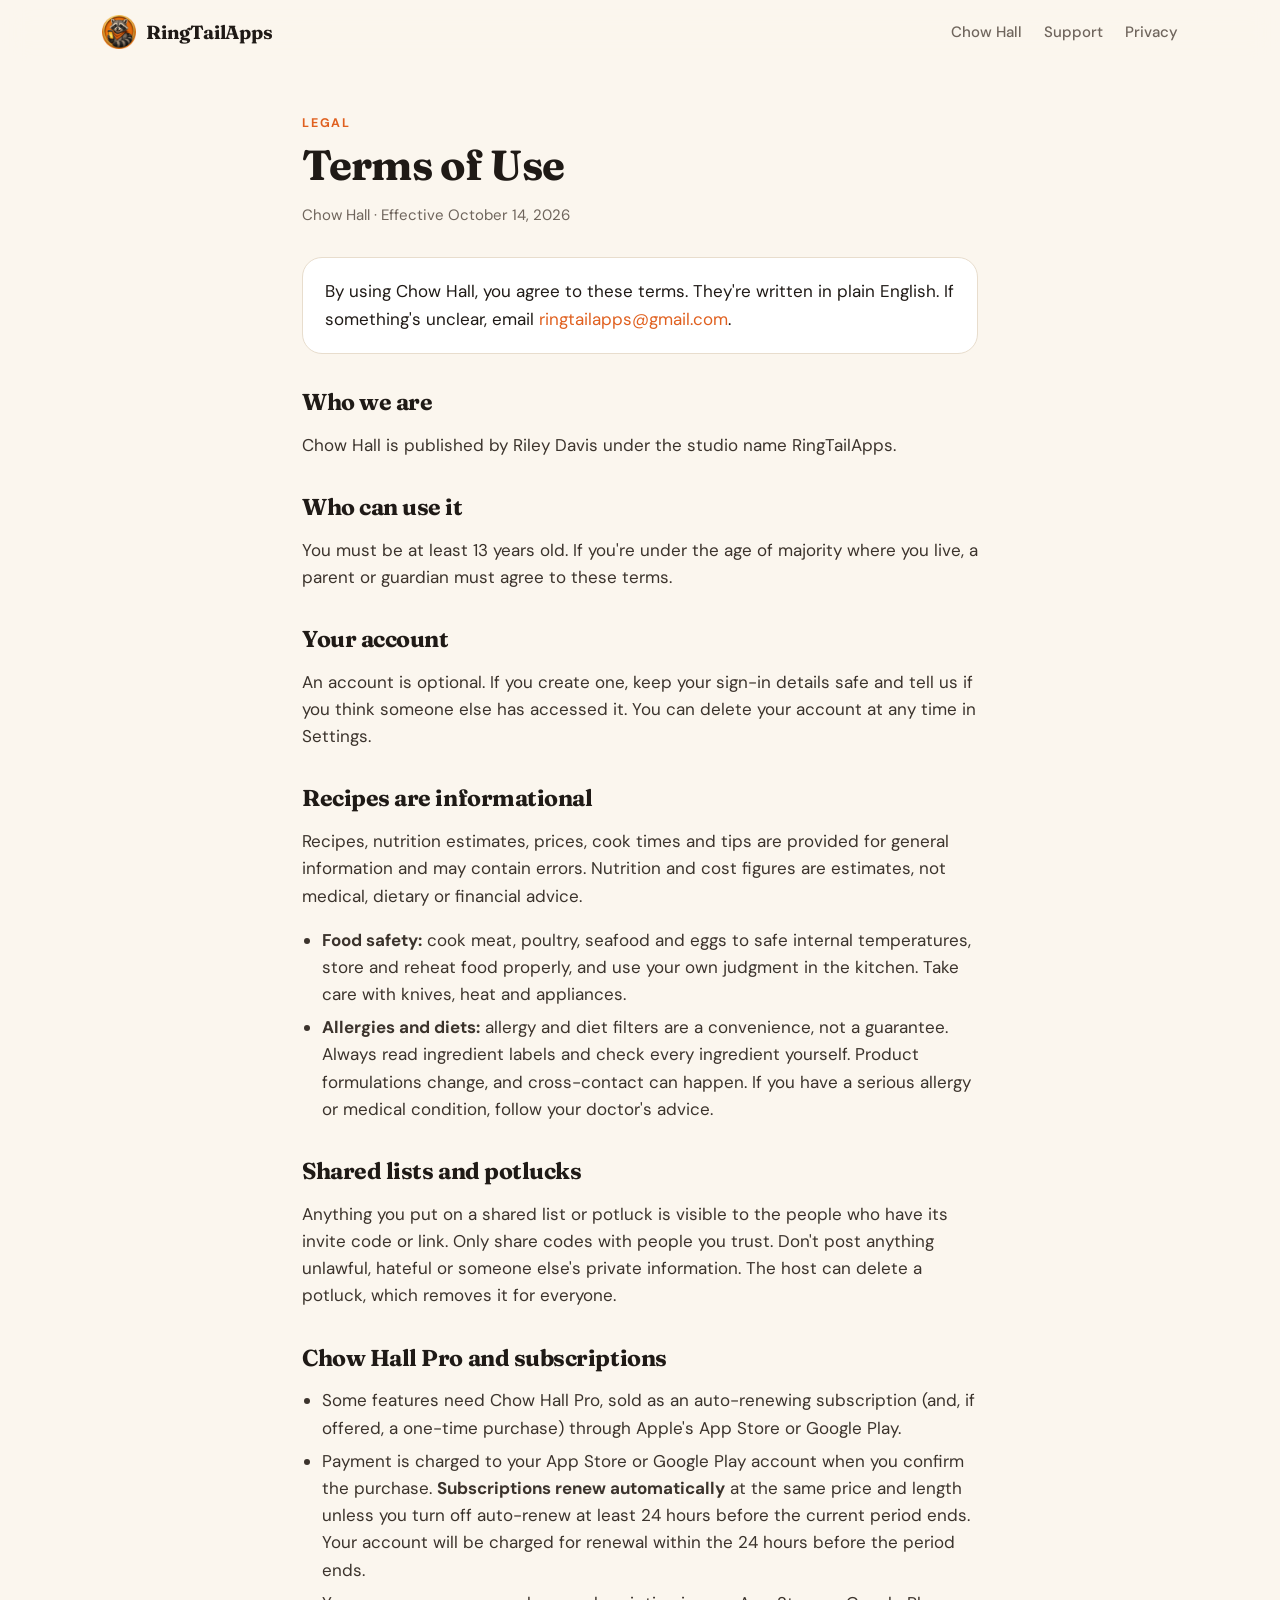
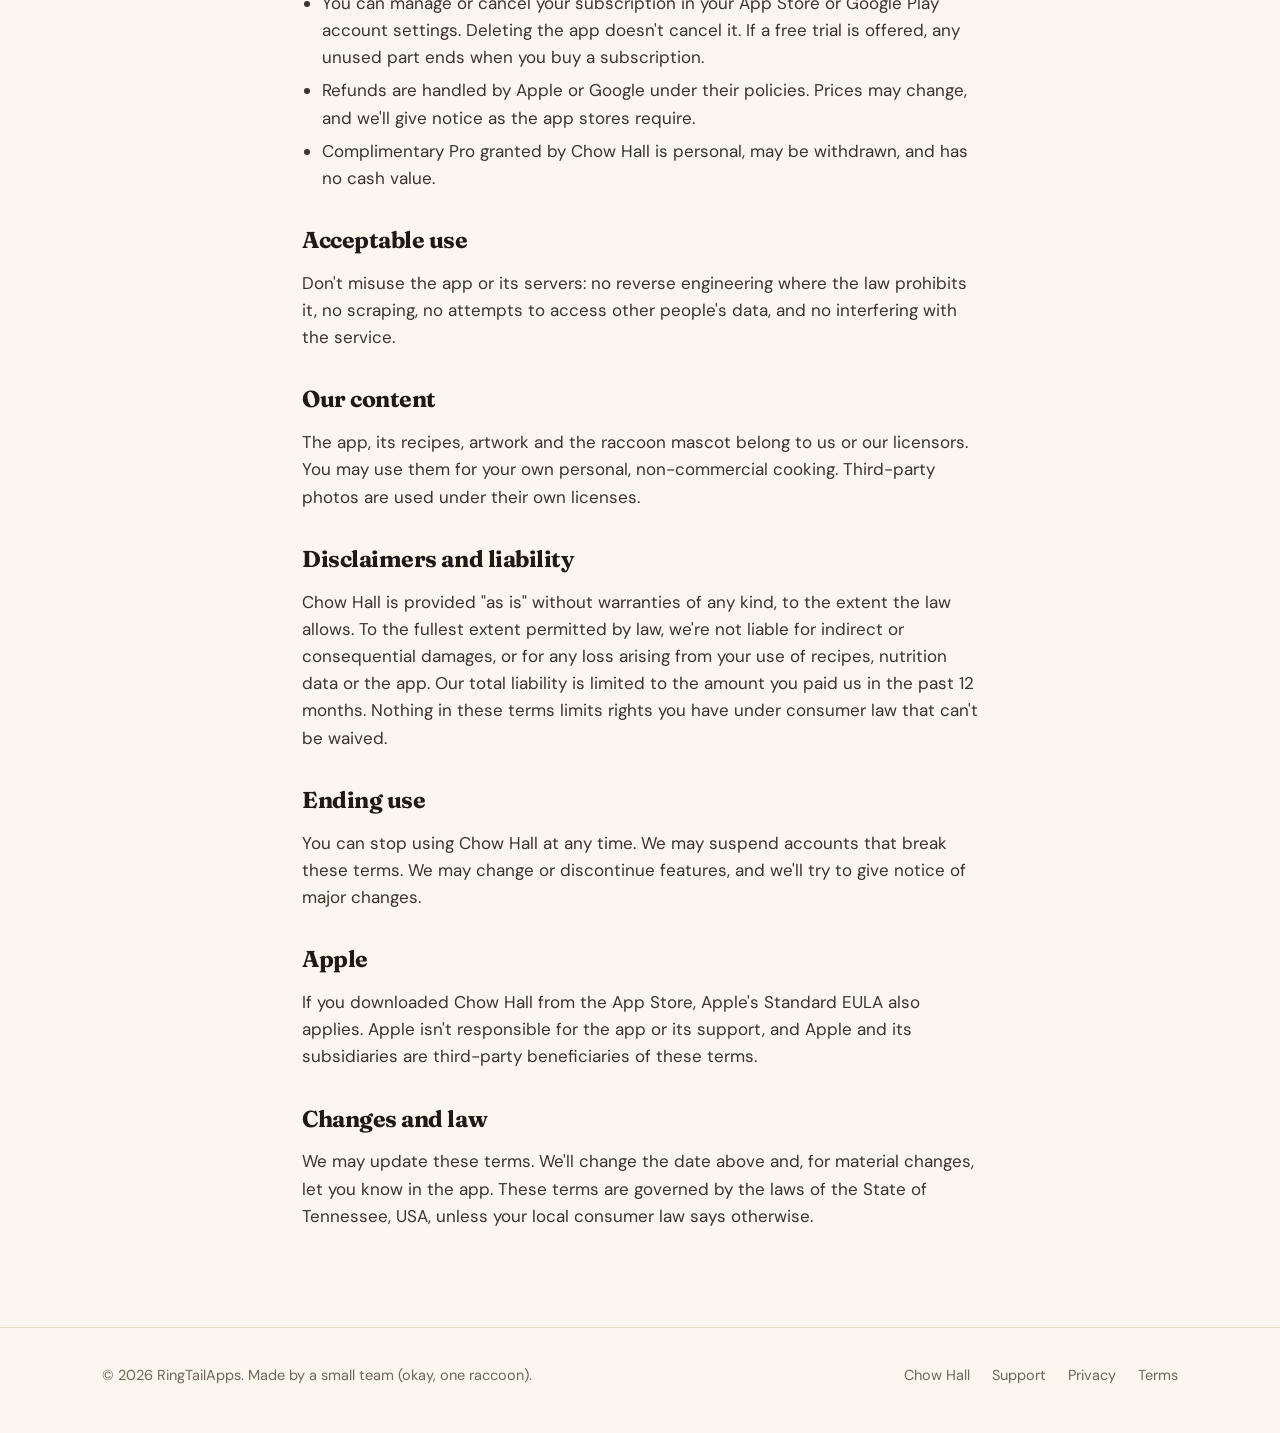
<file: terms/index.html>
<!doctype html><html lang="en"><head><meta charset="utf-8"><meta name="viewport" content="width=device-width,initial-scale=1">
<title>Terms of Use · RingTailApps</title><meta name="description" content="Terms of Use for Chow Hall by RingTailApps."><meta property="og:title" content="Terms of Use · RingTailApps"><meta property="og:description" content="Terms of Use for Chow Hall by RingTailApps."><meta property="og:image" content="https://ringtailapps.com/assets/ringtail-logo.png"><meta name="theme-color" content="#FBF6EE">
<link rel="icon" href="/assets/favicon.png"><link rel="apple-touch-icon" href="/assets/apple-touch-icon.png"><link rel="stylesheet" href="/assets/site.css"></head><body>
<header class="nav"><div class="wrap"><a class="brand" href="/"><img src="/assets/ringtail-logo.png" alt="">RingTailApps</a>
<nav class="links"><a href="/chowhall/">Chow Hall</a><a href="/support/">Support</a><a class="hide-sm" href="/privacy/">Privacy</a></nav></div></header>
<main><div class="doc">
<div class="eyebrow">Legal</div><h1>Terms of Use</h1><p class="meta">Chow Hall · Effective October 14, 2026</p>
<div class="box">By using Chow Hall, you agree to these terms. They're written in plain English. If something's unclear, email <a href="mailto:ringtailapps@gmail.com">ringtailapps@gmail.com</a>.</div>
<h2>Who we are</h2><p>Chow Hall is published by Riley Davis under the studio name RingTailApps.</p>
<h2>Who can use it</h2><p>You must be at least 13 years old. If you're under the age of majority where you live, a parent or guardian must agree to these terms.</p>
<h2>Your account</h2><p>An account is optional. If you create one, keep your sign-in details safe and tell us if you think someone else has accessed it. You can delete your account at any time in Settings.</p>
<h2>Recipes are informational</h2><p>Recipes, nutrition estimates, prices, cook times and tips are provided for general information and may contain errors. Nutrition and cost figures are estimates, not medical, dietary or financial advice.</p>
<ul><li><strong>Food safety:</strong> cook meat, poultry, seafood and eggs to safe internal temperatures, store and reheat food properly, and use your own judgment in the kitchen. Take care with knives, heat and appliances.</li>
<li><strong>Allergies and diets:</strong> allergy and diet filters are a convenience, not a guarantee. Always read ingredient labels and check every ingredient yourself. Product formulations change, and cross-contact can happen. If you have a serious allergy or medical condition, follow your doctor's advice.</li></ul>
<h2>Shared lists and potlucks</h2><p>Anything you put on a shared list or potluck is visible to the people who have its invite code or link. Only share codes with people you trust. Don't post anything unlawful, hateful or someone else's private information. The host can delete a potluck, which removes it for everyone.</p>
<h2>Chow Hall Pro and subscriptions</h2><ul><li>Some features need Chow Hall Pro, sold as an auto-renewing subscription (and, if offered, a one-time purchase) through Apple's App Store or Google Play.</li>
<li>Payment is charged to your App Store or Google Play account when you confirm the purchase. <strong>Subscriptions renew automatically</strong> at the same price and length unless you turn off auto-renew at least 24 hours before the current period ends. Your account will be charged for renewal within the 24 hours before the period ends.</li>
<li>You can manage or cancel your subscription in your App Store or Google Play account settings. Deleting the app doesn't cancel it. If a free trial is offered, any unused part ends when you buy a subscription.</li>
<li>Refunds are handled by Apple or Google under their policies. Prices may change, and we'll give notice as the app stores require.</li>
<li>Complimentary Pro granted by Chow Hall is personal, may be withdrawn, and has no cash value.</li></ul>
<h2>Acceptable use</h2><p>Don't misuse the app or its servers: no reverse engineering where the law prohibits it, no scraping, no attempts to access other people's data, and no interfering with the service.</p>
<h2>Our content</h2><p>The app, its recipes, artwork and the raccoon mascot belong to us or our licensors. You may use them for your own personal, non-commercial cooking. Third-party photos are used under their own licenses.</p>
<h2>Disclaimers and liability</h2><p>Chow Hall is provided "as is" without warranties of any kind, to the extent the law allows. To the fullest extent permitted by law, we're not liable for indirect or consequential damages, or for any loss arising from your use of recipes, nutrition data or the app. Our total liability is limited to the amount you paid us in the past 12 months. Nothing in these terms limits rights you have under consumer law that can't be waived.</p>
<h2>Ending use</h2><p>You can stop using Chow Hall at any time. We may suspend accounts that break these terms. We may change or discontinue features, and we'll try to give notice of major changes.</p>
<h2>Apple</h2><p>If you downloaded Chow Hall from the App Store, Apple's Standard EULA also applies. Apple isn't responsible for the app or its support, and Apple and its subsidiaries are third-party beneficiaries of these terms.</p>
<h2>Changes and law</h2><p>We may update these terms. We'll change the date above and, for material changes, let you know in the app. These terms are governed by the laws of the State of Tennessee, USA, unless your local consumer law says otherwise.</p>
</div></main>
<footer><div class="wrap"><span>© 2026 RingTailApps. Made by a small team (okay, one raccoon).</span><nav><a href="/chowhall/">Chow Hall</a><a href="/support/">Support</a><a href="/privacy/">Privacy</a><a href="/terms/">Terms</a></nav></div></footer>
</body></html>
</file>
<file: assets/site.css>
@font-face{font-family:Fraunces;src:url(fonts/Fraunces_600SemiBold.ttf);font-weight:600;font-display:swap}
@font-face{font-family:Fraunces;src:url(fonts/Fraunces_700Bold.ttf);font-weight:700;font-display:swap}
@font-face{font-family:"DM Sans";src:url(fonts/DMSans_400Regular.ttf);font-weight:400;font-display:swap}
@font-face{font-family:"DM Sans";src:url(fonts/DMSans_500Medium.ttf);font-weight:500;font-display:swap}
@font-face{font-family:"DM Sans";src:url(fonts/DMSans_700Bold.ttf);font-weight:700;font-display:swap}
:root{--cream:#FBF6EE;--cream2:#F4EADB;--ink:#1F1A16;--mute:#6F655C;--line:#E8DDCD;--orange:#E0601F;--orange2:#F08A3C;--card:#fff}
*{box-sizing:border-box}html{-webkit-text-size-adjust:100%}
body{margin:0;background:var(--cream);color:var(--ink);font:400 17px/1.6 "DM Sans",system-ui,sans-serif;-webkit-font-smoothing:antialiased}
a{color:var(--orange);text-decoration:none}a:hover{text-decoration:underline}
img{max-width:100%;display:block}
h1,h2,h3{font-family:Fraunces,Georgia,serif;font-weight:700;letter-spacing:-.02em;line-height:1.08;margin:0}
.wrap{max-width:1120px;margin:0 auto;padding:0 22px}
.nav{position:sticky;top:0;z-index:10;background:rgba(251,246,238,.86);backdrop-filter:saturate(1.4) blur(14px);-webkit-backdrop-filter:saturate(1.4) blur(14px);border-bottom:1px solid transparent}
.nav .wrap{display:flex;align-items:center;justify-content:space-between;height:64px}
.brand{display:flex;align-items:center;gap:10px;color:var(--ink);font:700 19px Fraunces,serif;letter-spacing:-.01em}
.brand:hover{text-decoration:none}.brand img{width:34px;height:34px}
.links{display:flex;gap:22px;font-size:15px;font-weight:500}.links a{color:var(--mute)}.links a:hover{color:var(--ink);text-decoration:none}
.links .hide-sm{display:none}@media(min-width:640px){.links .hide-sm{display:inline}}
.eyebrow{font-size:12.5px;font-weight:700;letter-spacing:.14em;text-transform:uppercase;color:var(--orange)}
.lead{font-size:19px;color:var(--mute);max-width:34em}
.hero{padding:56px 0 40px;text-align:center;background:radial-gradient(1200px 500px at 50% -10%,#FFE6CC 0,rgba(255,230,204,0) 70%)}
.hero .logo{width:112px;height:112px;margin:0 auto 26px;filter:drop-shadow(0 14px 30px rgba(224,96,31,.28))}
.hero h1{font-size:44px;margin:12px auto 18px;max-width:13em}.hero .lead{margin:0 auto}
@media(min-width:900px){.hero{padding:96px 0 72px}.hero h1{font-size:68px}}
.btns{display:flex;gap:12px;justify-content:center;flex-wrap:wrap;margin-top:30px}
.btn{display:inline-flex;align-items:center;gap:8px;padding:13px 22px;border-radius:999px;font-weight:700;font-size:15.5px;background:var(--orange);color:#fff}
.btn:hover{text-decoration:none;background:#cc5418}.btn.ghost{background:#fff;color:var(--ink);border:1px solid var(--line)}
.store{display:inline-flex;align-items:center;gap:11px;background:#111;color:#fff;border-radius:13px;padding:9px 18px 9px 14px;line-height:1.1;text-align:left}
.store svg{width:24px;height:24px;fill:#fff}.store small{display:block;font-size:10.5px;opacity:.75;letter-spacing:.02em}.store b{font-size:17px;font-weight:600}
.store.soon{opacity:.92;cursor:default}.store:hover{text-decoration:none}
section{padding:64px 0}@media(min-width:900px){section{padding:96px 0}}
.feature{background:var(--card);border:1px solid var(--line);border-radius:32px;overflow:hidden;display:grid;gap:0}
.feature .copy{padding:34px 26px}
.feature .appid{display:flex;align-items:center;gap:14px;margin-bottom:20px}.feature .appid img{width:64px;height:64px;border-radius:15px;box-shadow:0 4px 14px rgba(0,0,0,.12)}
.feature h2{font-size:34px;margin-bottom:14px}.feature .art{background:linear-gradient(160deg,var(--orange2),var(--orange));padding:36px 20px 0;display:flex;justify-content:center;gap:16px;align-items:flex-end;overflow:hidden}
.phone{width:210px;border-radius:34px;border:7px solid #1b1b1b;background:#1b1b1b;box-shadow:0 30px 60px rgba(60,20,0,.35);overflow:hidden;flex:none}
.phone img{border-radius:27px}
.feature .art .phone{margin-bottom:-60px}.feature .art .phone.sm{display:none;width:180px;margin-bottom:-90px}
@media(min-width:900px){.feature{grid-template-columns:1fr 1.05fr}.feature .copy{padding:56px}.feature h2{font-size:44px}.feature .art{padding:56px 30px 0}.feature .art .phone{width:240px}.feature .art .phone.sm{display:block}}
ul.ticks{list-style:none;padding:0;margin:22px 0 28px;display:grid;gap:10px}
ul.ticks li{padding-left:30px;position:relative;font-weight:500}
ul.ticks li:before{content:"";position:absolute;left:0;top:4px;width:19px;height:19px;border-radius:50%;background:#FCE3D2 url("data:image/svg+xml,%3Csvg xmlns='http://www.w3.org/2000/svg' viewBox='0 0 20 20'%3E%3Cpath d='M5 10.5l3 3 7-7' stroke='%23E0601F' stroke-width='2.4' fill='none' stroke-linecap='round' stroke-linejoin='round'/%3E%3C/svg%3E") center/13px no-repeat}
.head{text-align:center;margin-bottom:40px}.head h2{font-size:34px;margin-top:10px}@media(min-width:900px){.head h2{font-size:46px}}.head .lead{margin:14px auto 0}
.grid{display:grid;gap:16px}@media(min-width:700px){.grid.c3{grid-template-columns:repeat(3,1fr)}.grid.c2{grid-template-columns:repeat(2,1fr)}}
.card{background:var(--card);border:1px solid var(--line);border-radius:24px;padding:26px}
.card h3{font-size:21px;margin:12px 0 6px}.card p{margin:0;color:var(--mute);font-size:15.5px}
.ic{width:42px;height:42px;border-radius:12px;background:#FCE3D2;display:grid;place-items:center;font-size:21px}
.future{border:1.5px dashed #D9C7AF;background:transparent;display:flex;flex-direction:column;justify-content:center;min-height:170px}
.future .ic{background:var(--cream2);color:var(--mute)}
.alt{background:var(--cream2)}
.about{display:grid;gap:28px;align-items:center}@media(min-width:900px){.about{grid-template-columns:auto 1fr;gap:56px}}
.about img{width:200px;border-radius:50%;margin:0 auto}.about h2{font-size:34px;margin:10px 0 14px}
footer{border-top:1px solid var(--line);padding:36px 0 46px;font-size:14.5px;color:var(--mute)}
footer .wrap{display:flex;flex-wrap:wrap;gap:16px 28px;justify-content:space-between;align-items:center}
footer nav{display:flex;gap:22px;flex-wrap:wrap}footer a{color:var(--mute)}
/* app page */
.apphero{text-align:center;padding:48px 0 0;background:linear-gradient(180deg,var(--cream) 0,#FDE7D3 100%);overflow:hidden}
.apphero .icon{width:96px;height:96px;border-radius:22px;margin:0 auto 20px;box-shadow:0 12px 30px rgba(224,96,31,.3)}
.apphero h1{font-size:46px}.apphero .lead{margin:14px auto 0}@media(min-width:900px){.apphero{padding-top:84px}.apphero h1{font-size:64px}}
.apphero .phones{display:flex;justify-content:center;gap:18px;margin-top:46px}.apphero .phones .phone{margin-bottom:-70px}
.apphero .phones .phone.side{display:none}@media(min-width:760px){.apphero .phones .phone.side{display:block;width:200px;margin-top:50px}.apphero .phones .phone{width:240px}}
.row{display:grid;gap:30px;align-items:center;padding:30px 0}
.row .phone{margin:0 auto;width:230px}.row h2{font-size:32px;margin:10px 0 12px}.row p{color:var(--mute);margin:0}
@media(min-width:860px){.row{grid-template-columns:1fr 1fr;gap:70px;padding:44px 0}.row.flip .txt{order:2}.row h2{font-size:42px}.row .phone{width:270px}}
.mascot{display:flex;gap:22px;align-items:center;background:#fff;border:1px solid var(--line);border-radius:28px;padding:24px}
.mascot img{width:96px;height:96px;border-radius:24px;flex:none}
.cta{text-align:center;background:var(--ink);color:#fff;border-radius:32px;padding:54px 24px}.cta h2{font-size:36px}.cta p{color:#CFC4B8}
/* docs */
.doc{max-width:720px;margin:0 auto;padding:48px 22px 80px}.doc h1{font-size:42px;margin:10px 0 8px}.doc .meta{color:var(--mute);font-size:15px;margin-bottom:30px}
.doc h2{font-size:23px;margin:36px 0 10px}.doc p,.doc li{color:#3b332c}.doc ul{padding-left:20px}.doc li{margin:6px 0}
.doc .box{background:#fff;border:1px solid var(--line);border-radius:20px;padding:20px 22px;margin:22px 0}
details{background:#fff;border:1px solid var(--line);border-radius:18px;padding:0 20px;margin:10px 0}
summary{cursor:pointer;list-style:none;font-weight:700;padding:17px 26px 17px 0;position:relative}summary::-webkit-details-marker{display:none}
summary:after{content:"+";position:absolute;right:0;top:12px;font-size:24px;color:var(--orange);font-weight:400}details[open] summary:after{content:"–"}
details p{margin:0 0 18px;color:var(--mute)}
.contact{display:flex;flex-direction:column;align-items:center;text-align:center;gap:6px;background:#fff;border:1px solid var(--line);border-radius:26px;padding:32px 22px;margin:26px 0 40px}
.contact img{width:84px;height:84px;border-radius:50%;margin-bottom:8px}.contact .btn{margin-top:14px}
</file>
